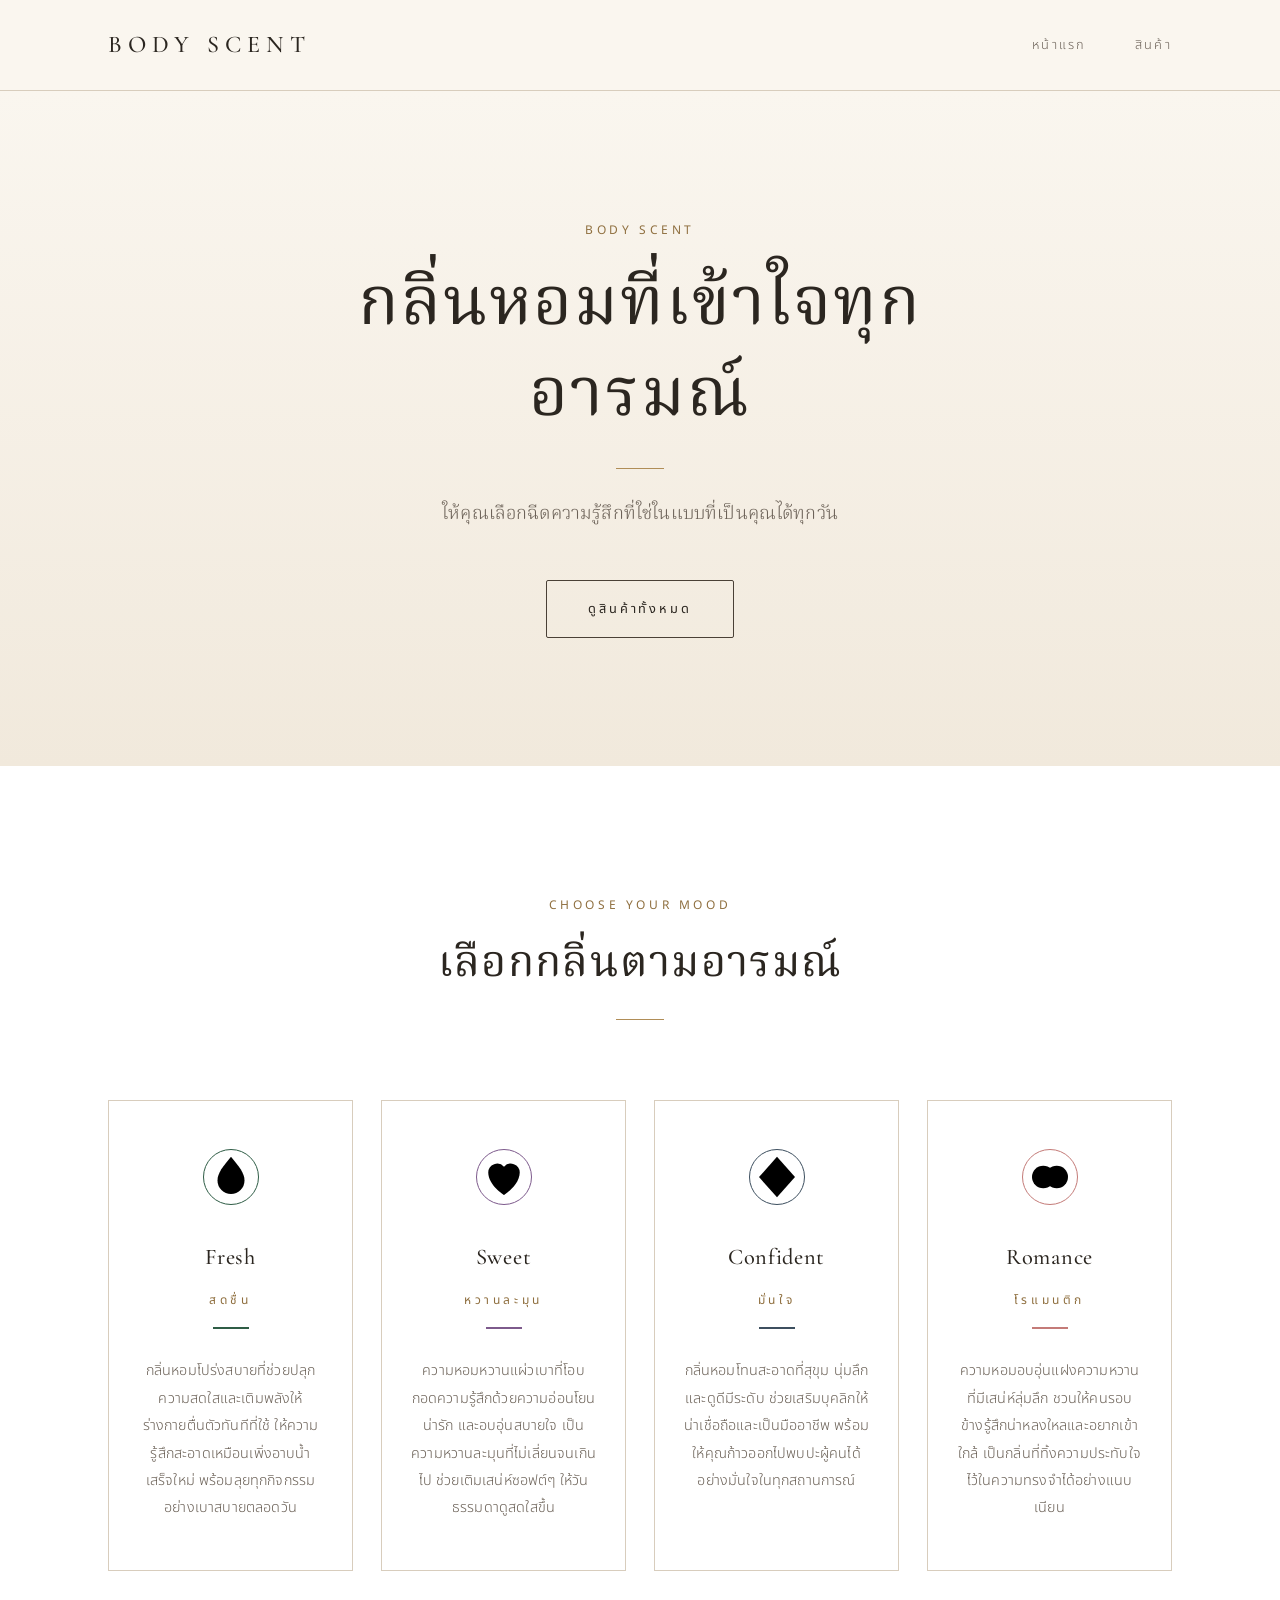
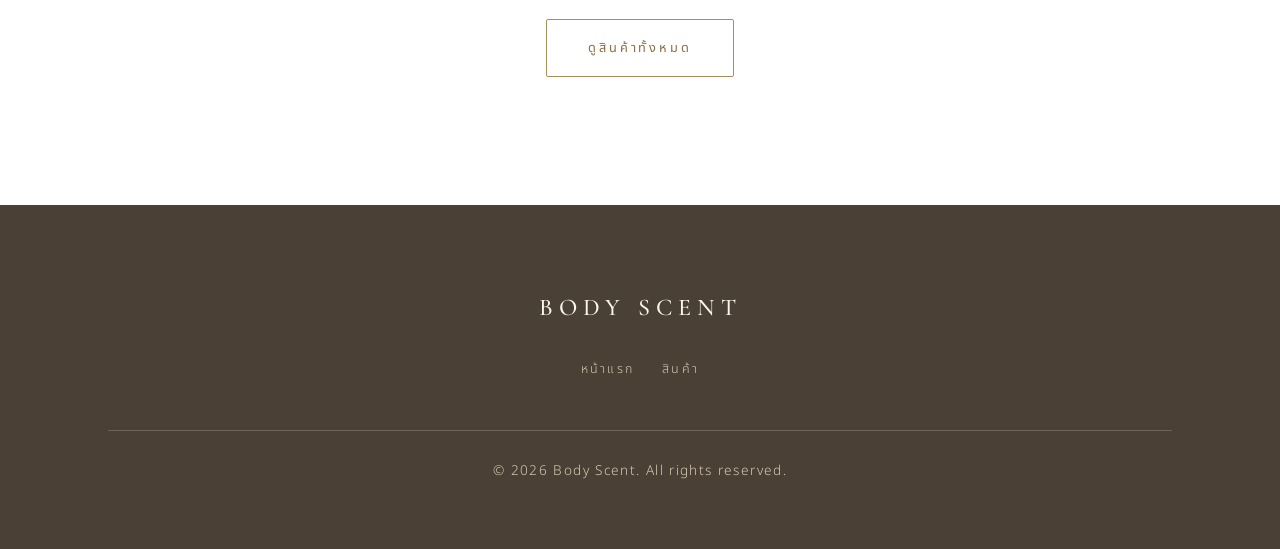
<file: index.html>
<!DOCTYPE html>
<html lang="th">
<head>
  <meta charset="UTF-8">
  <meta name="viewport" content="width=device-width, initial-scale=1">
  <title>Body Scent — กลิ่นหอมที่เข้าใจทุกอารมณ์</title>
  <meta name="description" content="Body Scent น้ำหอมฉีดตัวและโรลออน เลือกกลิ่นที่ใช่ตามอารมณ์ของคุณ ทั้ง Fresh, Sweet, Confident และ Romance">
  <link rel="stylesheet" href="style.css">
</head>
<body>

  <header class="site-header">
    <div class="site-header__inner">
      <a href="index.html" class="logo">Body Scent</a>
      <nav class="nav" aria-label="เมนูหลัก">
        <a href="index.html">หน้าแรก</a>
        <a href="product.html">สินค้า</a>
      </nav>
    </div>
  </header>

  <main>

    <!-- Hero -->
    <section class="hero hero--full">
      <div class="container">
        <div class="hero__inner">
          <span class="eyebrow">Body Scent</span>
          <h1>กลิ่นหอมที่เข้าใจทุกอารมณ์</h1>
          <hr class="divider">
          <p class="lead">ให้คุณเลือกฉีดความรู้สึกที่ใช่ในแบบที่เป็นคุณได้ทุกวัน</p>
          <a href="product.html" class="btn">ดูสินค้าทั้งหมด</a>
        </div>
      </div>
    </section>

    <!-- Mood -->
    <section class="section section--white" id="moods">
      <div class="container">
        <div class="section__head">
          <span class="eyebrow">Choose Your Mood</span>
          <h2>เลือกกลิ่นตามอารมณ์</h2>
          <hr class="divider">
        </div>

        <div class="mood-grid">

          <a class="mood-card" data-mood="fresh" href="product.html?mood=fresh">
            <span class="mood-icon" aria-hidden="true">
              <svg viewBox="0 0 24 24"><path d="M12 3c3.5 4.2 6 7.2 6 10.5a6 6 0 0 1-12 0C6 10.2 8.5 7.2 12 3z"/></svg>
            </span>
            <h3>Fresh</h3>
            <span class="eyebrow">สดชื่น</span>
            <span class="mood-underline"></span>
            <p>กลิ่นหอมโปร่งสบายที่ช่วยปลุกความสดใสและเติมพลังให้ร่างกายตื่นตัวทันทีที่ใช้ ให้ความรู้สึกสะอาดเหมือนเพิ่งอาบน้ำเสร็จใหม่ พร้อมลุยทุกกิจกรรมอย่างเบาสบายตลอดวัน</p>
          </a>

          <a class="mood-card" data-mood="sweet" href="product.html?mood=sweet">
            <span class="mood-icon" aria-hidden="true">
              <svg viewBox="0 0 24 24"><path d="M12 20s-7-4.4-7-10a4 4 0 0 1 7-2.6A4 4 0 0 1 19 10c0 5.6-7 10-7 10z"/></svg>
            </span>
            <h3>Sweet</h3>
            <span class="eyebrow">หวานละมุน</span>
            <span class="mood-underline"></span>
            <p>ความหอมหวานแผ่วเบาที่โอบกอดความรู้สึกด้วยความอ่อนโยน น่ารัก และอบอุ่นสบายใจ เป็นความหวานละมุนที่ไม่เลี่ยนจนเกินไป ช่วยเติมเสน่ห์ซอฟต์ๆ ให้วันธรรมดาดูสดใสขึ้น</p>
          </a>

          <a class="mood-card" data-mood="confident" href="product.html?mood=confident">
            <span class="mood-icon" aria-hidden="true">
              <svg viewBox="0 0 24 24"><path d="M12 3l8 9-8 9-8-9z"/></svg>
            </span>
            <h3>Confident</h3>
            <span class="eyebrow">มั่นใจ</span>
            <span class="mood-underline"></span>
            <p>กลิ่นหอมโทนสะอาดที่สุขุม นุ่มลึก และดูดีมีระดับ ช่วยเสริมบุคลิกให้น่าเชื่อถือและเป็นมืออาชีพ พร้อมให้คุณก้าวออกไปพบปะผู้คนได้อย่างมั่นใจในทุกสถานการณ์</p>
          </a>

          <a class="mood-card" data-mood="romance" href="product.html?mood=romance">
            <span class="mood-icon" aria-hidden="true">
              <svg viewBox="0 0 24 24"><circle cx="9" cy="12" r="5"/><circle cx="15" cy="12" r="5"/></svg>
            </span>
            <h3>Romance</h3>
            <span class="eyebrow">โรแมนติก</span>
            <span class="mood-underline"></span>
            <p>ความหอมอบอุ่นแฝงความหวานที่มีเสน่ห์ลุ่มลึก ชวนให้คนรอบข้างรู้สึกน่าหลงใหลและอยากเข้าใกล้ เป็นกลิ่นที่ทิ้งความประทับใจไว้ในความทรงจำได้อย่างแนบเนียน</p>
          </a>

        </div>

        <div class="text-center mt-lg">
          <a href="product.html" class="btn btn--accent">ดูสินค้าทั้งหมด</a>
        </div>
      </div>
    </section>

  </main>

  <footer class="site-footer">
    <div class="container">
      <div class="logo">Body Scent</div>
      <div class="site-footer__links">
        <a href="index.html">หน้าแรก</a>
        <a href="product.html">สินค้า</a>
      </div>
      <p class="site-footer__copy">&copy; 2026 Body Scent. All rights reserved.</p>
    </div>
  </footer>

  <script src="script.js"></script>
</body>
</html>
</file>
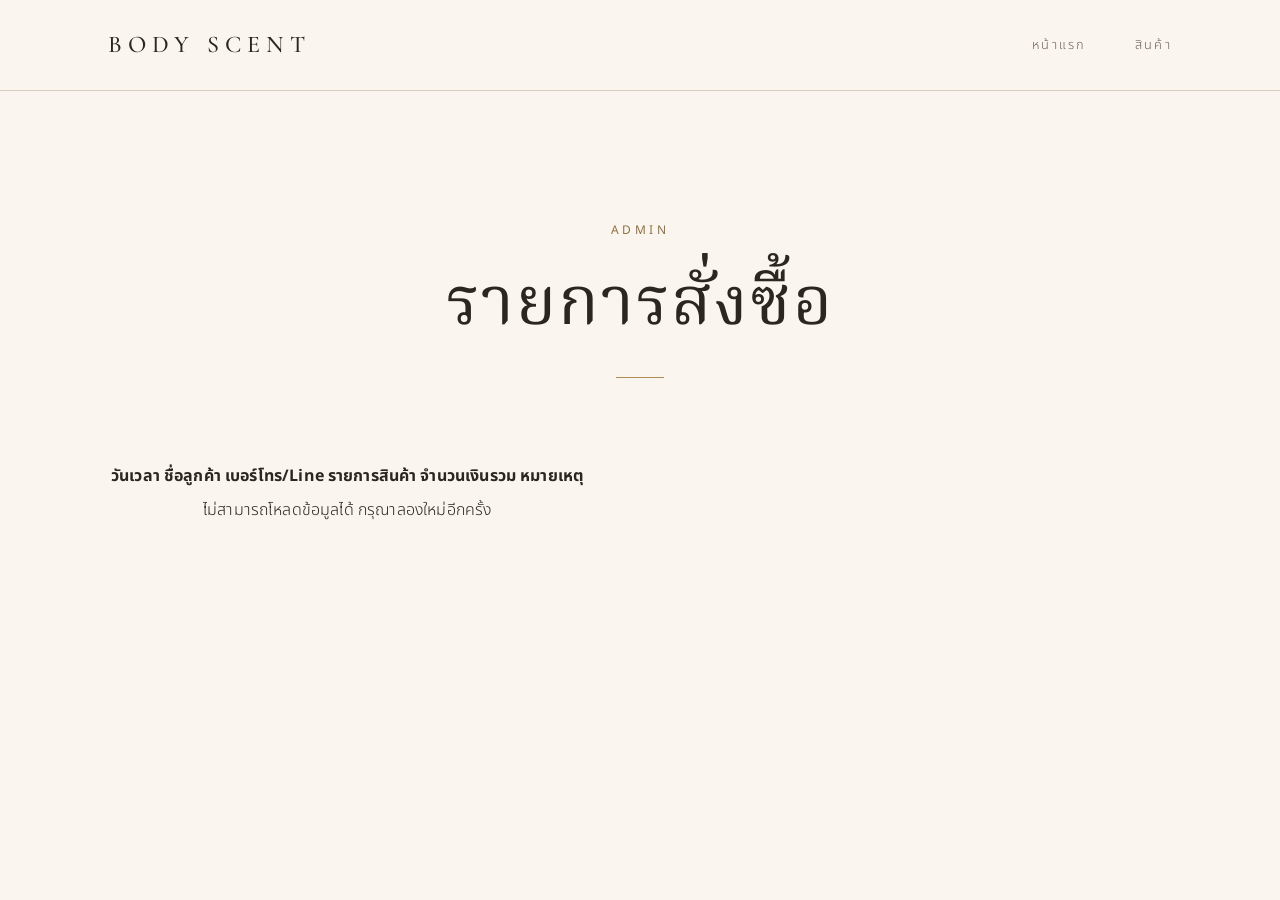
<file: admin.html>
<!DOCTYPE html>
<html lang="th">
<head>
  <meta charset="UTF-8">
  <meta name="viewport" content="width=device-width, initial-scale=1">
  <meta name="robots" content="noindex, nofollow">
  <title>รายการสั่งซื้อ — Body Scent</title>
  <link rel="stylesheet" href="style.css">
</head>
<body>

  <header class="site-header">
    <div class="site-header__inner">
      <a href="index.html" class="logo">Body Scent</a>
      <nav class="nav" aria-label="เมนูหลัก">
        <a href="index.html">หน้าแรก</a>
        <a href="product.html">สินค้า</a>
      </nav>
    </div>
  </header>

  <main>
    <section class="section">
      <div class="container">

        <div class="section__head">
          <span class="eyebrow">Admin</span>
          <h1>รายการสั่งซื้อ</h1>
          <hr class="divider">
        </div>

        <div class="table-wrap">
          <table id="ordersTable" class="table">
            <thead>
              <tr>
                <th>วันเวลา</th>
                <th>ชื่อลูกค้า</th>
                <th>เบอร์โทร/Line</th>
                <th>รายการสินค้า</th>
                <th>จำนวนเงินรวม</th>
                <th>หมายเหตุ</th>
              </tr>
            </thead>
            <tbody></tbody>
          </table>
        </div>

      </div>
    </section>
  </main>

  <script src="script.js"></script>
</body>
</html>
</file>
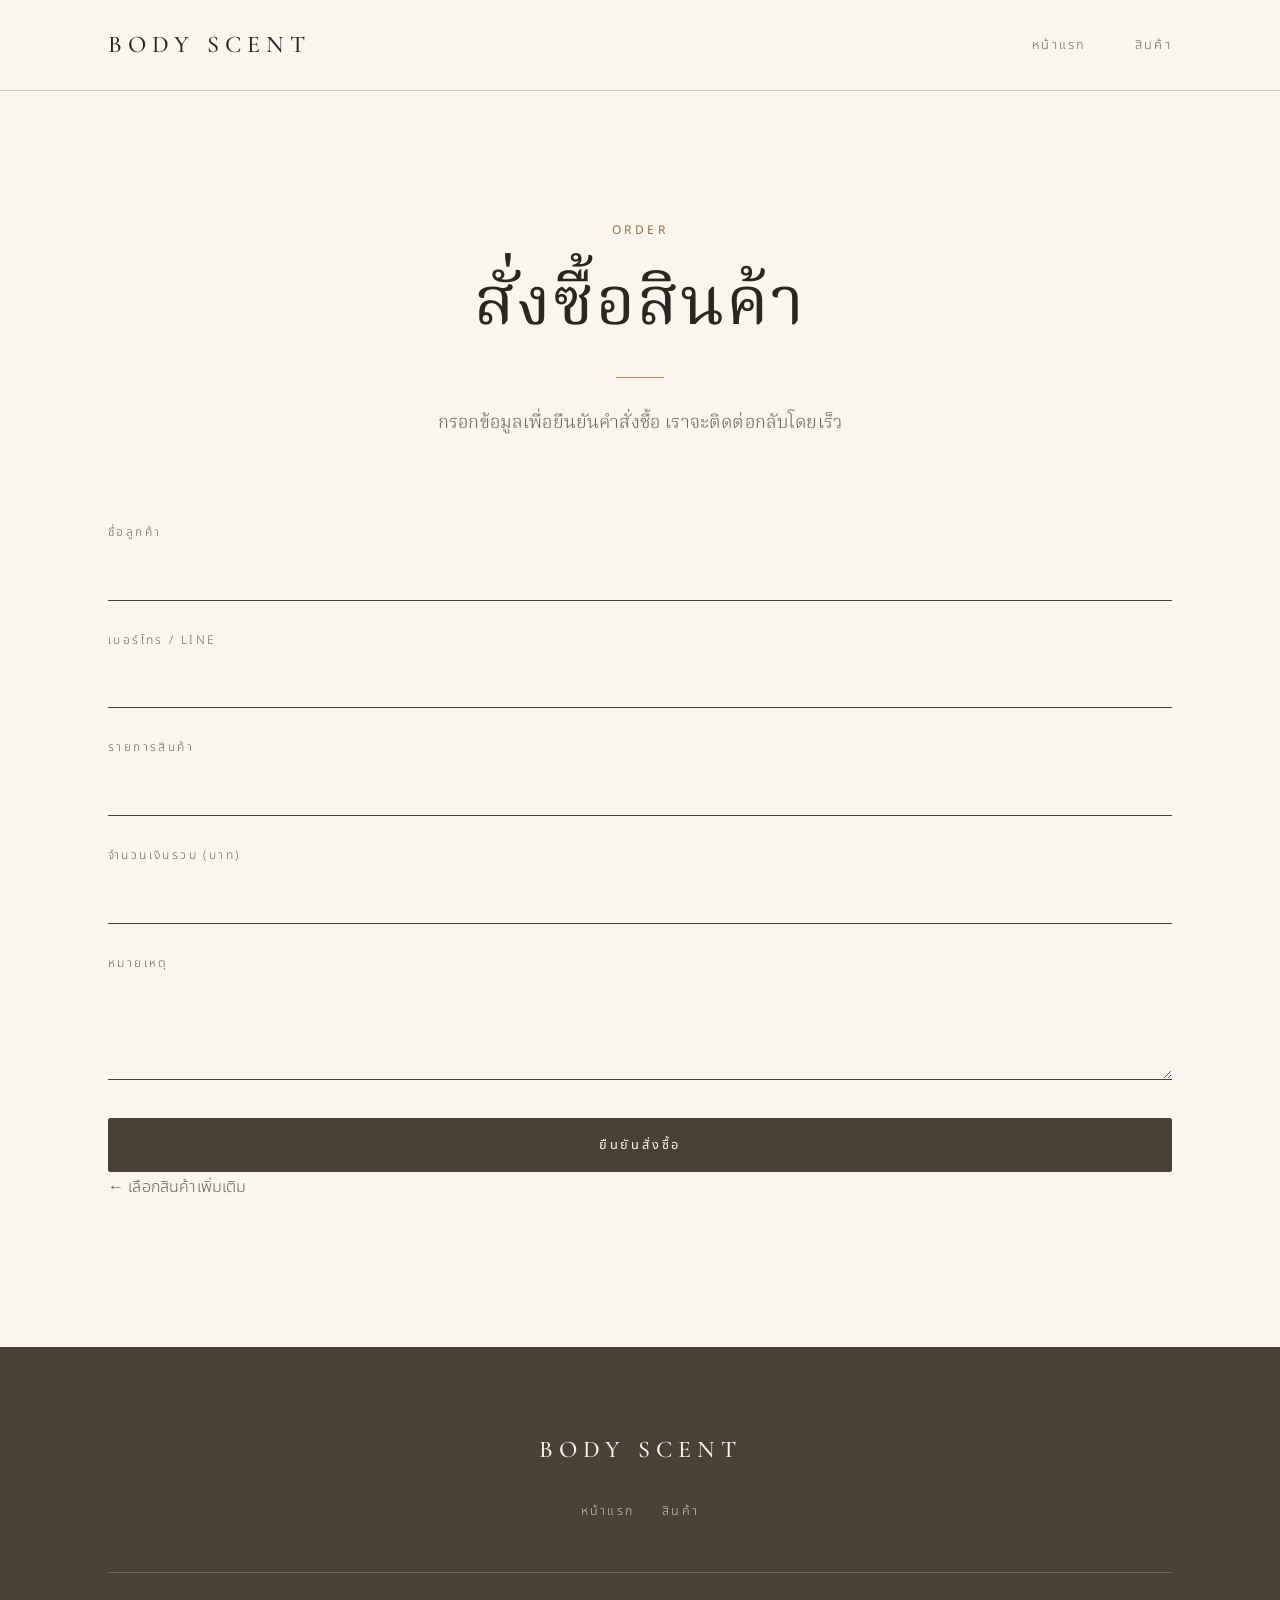
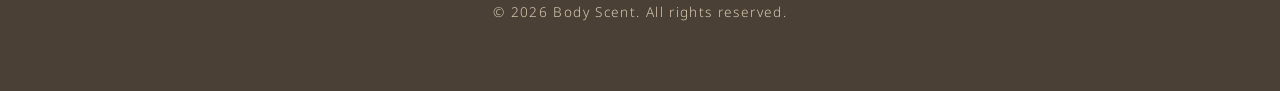
<file: order.html>
<!DOCTYPE html>
<html lang="th">
<head>
  <meta charset="UTF-8">
  <meta name="viewport" content="width=device-width, initial-scale=1">
  <title>สั่งซื้อ — Body Scent</title>
  <link rel="stylesheet" href="style.css">
</head>
<body>

  <header class="site-header">
    <div class="site-header__inner">
      <a href="index.html" class="logo">Body Scent</a>
      <nav class="nav" aria-label="เมนูหลัก">
        <a href="index.html">หน้าแรก</a>
        <a href="product.html">สินค้า</a>
      </nav>
    </div>
  </header>

  <main>
    <section class="section">
      <div class="container">

        <div class="section__head">
          <span class="eyebrow">Order</span>
          <h1>สั่งซื้อสินค้า</h1>
          <hr class="divider">
          <p class="lead">กรอกข้อมูลเพื่อยืนยันคำสั่งซื้อ เราจะติดต่อกลับโดยเร็ว</p>
        </div>

        <div class="order-box">
          <form id="orderForm">

            <div class="form-field">
              <label for="customerName">ชื่อลูกค้า</label>
              <input type="text" id="customerName" name="customerName" autocomplete="name" required>
            </div>

            <div class="form-field">
              <label for="contact">เบอร์โทร / Line</label>
              <input type="text" id="contact" name="contact" autocomplete="tel" required>
            </div>

            <div class="form-field">
              <label for="items">รายการสินค้า</label>
              <input type="text" id="items" name="items" required>
            </div>

            <div class="form-field">
              <label for="total">จำนวนเงินรวม (บาท)</label>
              <input type="text" id="total" name="total" inputmode="numeric" required>
            </div>

            <div class="form-field">
              <label for="note">หมายเหตุ</label>
              <textarea id="note" name="note" rows="3"></textarea>
            </div>

            <button type="submit" class="btn btn--solid btn--block">ยืนยันสั่งซื้อ</button>
          </form>

          <p class="order-back"><a href="product.html">← เลือกสินค้าเพิ่มเติม</a></p>
        </div>

      </div>
    </section>
  </main>

  <footer class="site-footer">
    <div class="container">
      <div class="logo">Body Scent</div>
      <div class="site-footer__links">
        <a href="index.html">หน้าแรก</a>
        <a href="product.html">สินค้า</a>
      </div>
      <p class="site-footer__copy">&copy; 2026 Body Scent. All rights reserved.</p>
    </div>
  </footer>

  <script src="script.js"></script>
</body>
</html>
</file>
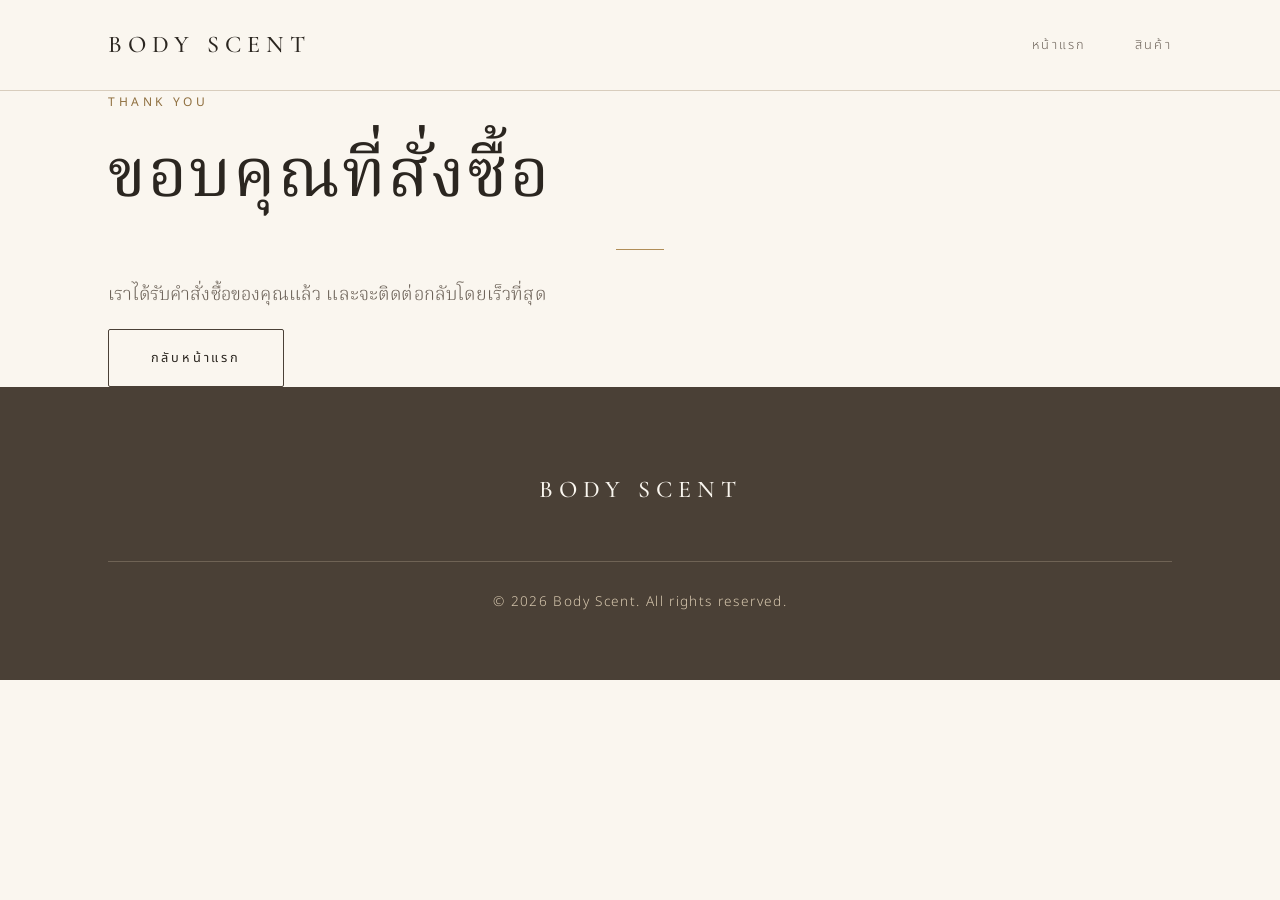
<file: thankyou.html>
<!DOCTYPE html>
<html lang="th">
<head>
  <meta charset="UTF-8">
  <meta name="viewport" content="width=device-width, initial-scale=1">
  <title>ขอบคุณ — Body Scent</title>
  <link rel="stylesheet" href="style.css">
</head>
<body>

  <header class="site-header">
    <div class="site-header__inner">
      <a href="index.html" class="logo">Body Scent</a>
      <nav class="nav" aria-label="เมนูหลัก">
        <a href="index.html">หน้าแรก</a>
        <a href="product.html">สินค้า</a>
      </nav>
    </div>
  </header>

  <main class="thanks">
    <div class="container">
      <div class="thanks__inner">
        <span class="eyebrow">Thank You</span>
        <h1>ขอบคุณที่สั่งซื้อ</h1>
        <hr class="divider">
        <p class="lead">เราได้รับคำสั่งซื้อของคุณแล้ว และจะติดต่อกลับโดยเร็วที่สุด</p>
        <a href="index.html" class="btn">กลับหน้าแรก</a>
      </div>
    </div>
  </main>

  <footer class="site-footer">
    <div class="container">
      <div class="logo">Body Scent</div>
      <p class="site-footer__copy">&copy; 2026 Body Scent. All rights reserved.</p>
    </div>
  </footer>

</body>
</html>
</file>
<file: style.css>
/* ==========================================================================
   Body Scent — Premium Minimal Theme
   โทน: ขาว-ครีม-เบจเข้ม | accent: ทอง/บรอนซ์อ่อน | เส้นบาง | เว้นระยะเยอะ
   ========================================================================== */

@import url("https://fonts.googleapis.com/css2?family=Cormorant+Garamond:wght@400;500;600&family=Noto+Sans+Thai:wght@300;400;500&family=Noto+Serif+Thai:wght@300;400;500&display=swap");

/* --------------------------------------------------------------------------
   1. Design tokens
   -------------------------------------------------------------------------- */
:root {
  /* พื้นหลัง */
  --color-white: #ffffff;
  --color-cream: #faf6ef;
  --color-cream-deep: #f1e9dc;
  --color-beige: #d9c9b0;
  --color-beige-dark: #8a7560;

  /* ตัวอักษร / เส้น */
  --color-ink: #2b2620;
  --color-ink-soft: #6b6157;
  --color-line: #d8cdbd;
  --color-line-dark: #4a4036;

  /* Accent ทอง/บรอนซ์อ่อน */
  --color-accent: #b08d57;
  --color-accent-dark: #8f6f3f;
  --color-accent-soft: #e6d6b8;

  /* สีประจำ mood (ใช้แตะเล็กๆ เท่านั้น) */
  --mood-fresh: #2f5d46;
  --mood-sweet: #7d5a8c;
  --mood-confident: #3d4f5f;
  --mood-romance: #c47b78;

  /* Typography */
  --font-serif: "Cormorant Garamond", "Noto Serif Thai", Georgia, "Times New Roman", serif;
  --font-serif-th: "Noto Serif Thai", "Cormorant Garamond", Georgia, serif;
  --font-sans: "Noto Sans Thai", "Helvetica Neue", Arial, sans-serif;

  /* Spacing (โปร่ง) */
  --space-xs: 0.5rem;
  --space-sm: 1rem;
  --space-md: 1.75rem;
  --space-lg: 3rem;
  --space-xl: 5rem;
  --space-2xl: 8rem;

  --container: 1120px;
  --radius: 2px;
  --line: 1px solid var(--color-line);
  --transition: 0.35s ease;
}

/* --------------------------------------------------------------------------
   2. Reset & base
   -------------------------------------------------------------------------- */
*,
*::before,
*::after {
  box-sizing: border-box;
}

html {
  scroll-behavior: smooth;
  -webkit-text-size-adjust: 100%;
}

body {
  margin: 0;
  background: var(--color-cream);
  color: var(--color-ink);
  font-family: var(--font-sans);
  font-weight: 300;
  font-size: 1rem;
  line-height: 1.9;
  letter-spacing: 0.01em;
  -webkit-font-smoothing: antialiased;
}

img {
  display: block;
  max-width: 100%;
  height: auto;
}

a {
  color: inherit;
  text-decoration: none;
  transition: color var(--transition);
}

a:hover {
  color: var(--color-accent-dark);
}

ul {
  margin: 0;
  padding: 0;
  list-style: none;
}

:focus-visible {
  outline: 1px solid var(--color-accent);
  outline-offset: 4px;
}

::selection {
  background: var(--color-accent-soft);
  color: var(--color-ink);
}

/* --------------------------------------------------------------------------
   3. Typography
   -------------------------------------------------------------------------- */
h1,
h2,
h3,
h4 {
  margin: 0 0 var(--space-sm);
  font-family: var(--font-serif);
  font-weight: 500;
  line-height: 1.35;
  letter-spacing: 0.03em;
  color: var(--color-ink);
}

h1 { font-size: clamp(2.4rem, 6vw, 4.2rem); font-weight: 400; }
h2 { font-size: clamp(1.8rem, 4vw, 2.7rem); font-weight: 400; }
h3 { font-size: 1.4rem; }
h4 { font-size: 1.1rem; }

p {
  margin: 0 0 var(--space-sm);
  color: var(--color-ink-soft);
}

/* ข้อความเล็กตัวพิมพ์ใหญ่ เช่น "OUR COLLECTION" */
.eyebrow {
  display: block;
  margin-bottom: var(--space-sm);
  font-family: var(--font-sans);
  font-size: 0.75rem;
  font-weight: 400;
  letter-spacing: 0.3em;
  text-transform: uppercase;
  color: var(--color-accent-dark);
}

.lead {
  font-family: var(--font-serif-th);
  font-size: 1.15rem;
  font-weight: 300;
  color: var(--color-ink-soft);
}

/* เส้นคั่นสั้นสีทอง */
.divider {
  width: 48px;
  height: 1px;
  margin: var(--space-md) auto;
  border: 0;
  background: var(--color-accent);
}

/* --------------------------------------------------------------------------
   4. Layout
   -------------------------------------------------------------------------- */
.container {
  width: 100%;
  max-width: var(--container);
  margin: 0 auto;
  padding: 0 var(--space-md);
}

.section {
  padding: var(--space-2xl) 0;
}

.section--white { background: var(--color-white); }
.section--deep  { background: var(--color-cream-deep); }

.section__head {
  max-width: 620px;
  margin: 0 auto var(--space-xl);
  text-align: center;
}

.text-center { text-align: center; }

/* --------------------------------------------------------------------------
   5. Header / Nav
   -------------------------------------------------------------------------- */
.site-header {
  position: sticky;
  top: 0;
  z-index: 100;
  background: rgba(250, 246, 239, 0.92);
  backdrop-filter: blur(8px);
  border-bottom: var(--line);
}

.site-header__inner {
  display: flex;
  align-items: center;
  justify-content: space-between;
  padding: 1.4rem var(--space-md);
  max-width: var(--container);
  margin: 0 auto;
}

.logo {
  font-family: var(--font-serif);
  font-size: 1.5rem;
  font-weight: 500;
  letter-spacing: 0.25em;
  text-transform: uppercase;
}

.nav {
  display: flex;
  gap: var(--space-lg);
}

.nav a {
  position: relative;
  font-size: 0.8rem;
  letter-spacing: 0.18em;
  text-transform: uppercase;
  color: var(--color-ink-soft);
}

.nav a::after {
  content: "";
  position: absolute;
  left: 0;
  bottom: -6px;
  width: 0;
  height: 1px;
  background: var(--color-accent);
  transition: width var(--transition);
}

.nav a:hover::after { width: 100%; }

/* --------------------------------------------------------------------------
   6. Buttons (เส้นบาง สีเข้มนุ่มตา)
   -------------------------------------------------------------------------- */
.btn {
  display: inline-block;
  padding: 1rem 2.6rem;
  background: transparent;
  border: 1px solid var(--color-line-dark);
  border-radius: var(--radius);
  color: var(--color-ink);
  font-family: var(--font-sans);
  font-size: 0.8rem;
  font-weight: 400;
  letter-spacing: 0.22em;
  text-transform: uppercase;
  text-align: center;
  cursor: pointer;
  transition: background var(--transition), color var(--transition), border-color var(--transition);
}

.btn:hover {
  background: var(--color-line-dark);
  border-color: var(--color-line-dark);
  color: var(--color-cream);
}

.btn--accent {
  border-color: var(--color-accent);
  color: var(--color-accent-dark);
}

.btn--accent:hover {
  background: var(--color-accent);
  border-color: var(--color-accent);
  color: var(--color-white);
}

.btn--solid {
  background: var(--color-line-dark);
  color: var(--color-cream);
}

.btn--solid:hover {
  background: var(--color-accent-dark);
  border-color: var(--color-accent-dark);
}

.btn--block { display: block; width: 100%; }

/* --------------------------------------------------------------------------
   7. Hero
   -------------------------------------------------------------------------- */
.hero {
  padding: var(--space-2xl) 0;
  text-align: center;
  background:
    linear-gradient(180deg, var(--color-cream) 0%, var(--color-cream-deep) 100%);
}

.hero__inner {
  max-width: 720px;
  margin: 0 auto;
}

.hero h1 { margin-bottom: var(--space-md); }
.hero .lead { margin-bottom: var(--space-lg); }

/* --------------------------------------------------------------------------
   8. Mood — แตะสีเป็นจุดเล็กๆ เท่านั้น
   ใส่ data-mood="fresh|sweet|confident|romance" บน element ใดก็ได้
   แล้วใช้ตัวแปร --mood ได้ทันที
   -------------------------------------------------------------------------- */
[data-mood="fresh"]     { --mood: var(--mood-fresh); }
[data-mood="sweet"]     { --mood: var(--mood-sweet); }
[data-mood="confident"] { --mood: var(--mood-confident); }
[data-mood="romance"]   { --mood: var(--mood-romance); }

/* จุดสีเล็กๆ */
.mood-dot {
  display: inline-block;
  width: 8px;
  height: 8px;
  border-radius: 50%;
  background: var(--mood, var(--color-accent));
  vertical-align: middle;
}

/* ป้าย mood: จุดสี + ข้อความ */
.mood-tag {
  display: inline-flex;
  align-items: center;
  gap: 0.6rem;
  font-size: 0.72rem;
  letter-spacing: 0.25em;
  text-transform: uppercase;
  color: var(--color-ink-soft);
}

.mood-tag::before {
  content: "";
  width: 8px;
  height: 8px;
  border-radius: 50%;
  background: var(--mood, var(--color-accent));
}

/* เส้นสีใต้หัวข้อ mood */
.mood-underline {
  display: block;
  width: 36px;
  height: 2px;
  margin: var(--space-sm) 0 var(--space-md);
  background: var(--mood, var(--color-accent));
}

.text-center .mood-underline,
.mood-underline--center { margin-left: auto; margin-right: auto; }

/* ไอคอนวงกลมเส้นบาง มีสี mood แค่เส้น/จุดกลาง */
.mood-icon {
  display: inline-flex;
  align-items: center;
  justify-content: center;
  width: 56px;
  height: 56px;
  border: 1px solid var(--mood, var(--color-accent));
  border-radius: 50%;
  color: var(--mood, var(--color-accent));
}

/* --------------------------------------------------------------------------
   9. Filter (เลือก mood / ประเภท)
   -------------------------------------------------------------------------- */
.filters {
  display: flex;
  flex-wrap: wrap;
  justify-content: center;
  gap: var(--space-md);
  margin-bottom: var(--space-xl);
}

.filter-btn {
  display: inline-flex;
  align-items: center;
  gap: 0.6rem;
  padding: 0.4rem 0;
  background: none;
  border: 0;
  border-bottom: 1px solid transparent;
  font-family: var(--font-sans);
  font-size: 0.8rem;
  letter-spacing: 0.2em;
  text-transform: uppercase;
  color: var(--color-ink-soft);
  cursor: pointer;
  transition: color var(--transition), border-color var(--transition);
}

.filter-btn:hover { color: var(--color-ink); }

.filter-btn.is-active {
  color: var(--color-ink);
  border-bottom-color: var(--color-accent);
}

/* --------------------------------------------------------------------------
   10. Product grid & card
   -------------------------------------------------------------------------- */
.product-grid {
  display: grid;
  grid-template-columns: repeat(auto-fill, minmax(240px, 1fr));
  gap: var(--space-lg) var(--space-md);
}

.product-card {
  display: flex;
  flex-direction: column;
  background: var(--color-white);
  border: var(--line);
  transition: border-color var(--transition), transform var(--transition);
}

.product-card:hover {
  border-color: var(--color-accent);
  transform: translateY(-4px);
}

.product-card__media {
  aspect-ratio: 4 / 5;
  overflow: hidden;
  background: var(--color-cream-deep);
}

.product-card__media img {
  width: 100%;
  height: 100%;
  object-fit: cover;
  transition: transform 0.8s ease;
}

.product-card:hover .product-card__media img { transform: scale(1.04); }

.product-card__body {
  display: flex;
  flex: 1;
  flex-direction: column;
  padding: var(--space-md);
}

.product-card__title {
  margin: var(--space-xs) 0 0.2rem;
  font-family: var(--font-serif-th);
  font-size: 1.1rem;
  font-weight: 400;
  letter-spacing: 0.02em;
}

.product-card__meta {
  font-size: 0.78rem;
  letter-spacing: 0.15em;
  text-transform: uppercase;
  color: var(--color-beige-dark);
}

.product-card__desc {
  flex: 1;
  margin: var(--space-sm) 0;
  font-size: 0.9rem;
  line-height: 1.8;
}

.product-card__footer {
  display: flex;
  align-items: center;
  justify-content: space-between;
  padding-top: var(--space-sm);
  border-top: var(--line);
}

.price {
  font-family: var(--font-serif);
  font-size: 1.5rem;
  font-weight: 500;
  color: var(--color-ink);
}

.price small {
  margin-left: 0.2rem;
  font-family: var(--font-sans);
  font-size: 0.75rem;
  font-weight: 300;
  color: var(--color-ink-soft);
}

/* --------------------------------------------------------------------------
   11. Mood feature (บล็อกแนะนำแต่ละ mood)
   -------------------------------------------------------------------------- */
.mood-grid {
  display: grid;
  grid-template-columns: repeat(4, 1fr);
  gap: var(--space-lg) var(--space-md);
}

.mood-card {
  padding: var(--space-lg) var(--space-md);
  text-align: center;
  background: var(--color-white);
  border: var(--line);
  transition: border-color var(--transition);
}

.mood-card:hover { border-color: var(--mood, var(--color-accent)); }

.mood-card h3 { margin-top: var(--space-md); }
.mood-card .mood-underline { margin-left: auto; margin-right: auto; }
.mood-card p { font-size: 0.9rem; margin-bottom: 0; }

/* --------------------------------------------------------------------------
   12. Features / Trust
   -------------------------------------------------------------------------- */
.features {
  display: grid;
  grid-template-columns: repeat(3, 1fr);
  gap: var(--space-lg);
  text-align: center;
}

.feature h4 {
  font-family: var(--font-serif-th);
  letter-spacing: 0.04em;
}

.feature p { font-size: 0.9rem; }

/* --------------------------------------------------------------------------
   13. Form (สั่งซื้อ / ติดต่อ)
   -------------------------------------------------------------------------- */
.form-field { margin-bottom: var(--space-md); }

.form-field label {
  display: block;
  margin-bottom: 0.4rem;
  font-size: 0.75rem;
  letter-spacing: 0.2em;
  text-transform: uppercase;
  color: var(--color-ink-soft);
}

.form-field input,
.form-field select,
.form-field textarea {
  width: 100%;
  padding: 0.8rem 0;
  background: transparent;
  border: 0;
  border-bottom: 1px solid var(--color-line-dark);
  border-radius: 0;
  font-family: var(--font-sans);
  font-size: 1rem;
  font-weight: 300;
  color: var(--color-ink);
  transition: border-color var(--transition);
}

.form-field input:focus,
.form-field select:focus,
.form-field textarea:focus {
  outline: none;
  border-bottom-color: var(--color-accent);
}

/* --------------------------------------------------------------------------
   14. Footer
   -------------------------------------------------------------------------- */
.site-footer {
  padding: var(--space-xl) 0 var(--space-lg);
  background: var(--color-line-dark);
  color: var(--color-beige);
  text-align: center;
}

.site-footer .logo { color: var(--color-cream); }
.site-footer p { color: var(--color-beige); font-size: 0.85rem; }
.site-footer a:hover { color: var(--color-accent-soft); }

.site-footer__links {
  display: flex;
  justify-content: center;
  flex-wrap: wrap;
  gap: var(--space-md);
  margin: var(--space-md) 0;
  font-size: 0.78rem;
  letter-spacing: 0.18em;
  text-transform: uppercase;
}

.site-footer__copy {
  margin-top: var(--space-lg);
  padding-top: var(--space-md);
  border-top: 1px solid rgba(217, 201, 176, 0.25);
  font-size: 0.75rem;
  letter-spacing: 0.1em;
}

/* --------------------------------------------------------------------------
   15. Utilities
   -------------------------------------------------------------------------- */
.mt-0 { margin-top: 0; }
.mt-md { margin-top: var(--space-md); }
.mt-lg { margin-top: var(--space-lg); }
.mb-lg { margin-bottom: var(--space-lg); }
.hidden { display: none !important; }

.visually-hidden {
  position: absolute;
  width: 1px;
  height: 1px;
  margin: -1px;
  padding: 0;
  overflow: hidden;
  clip: rect(0, 0, 0, 0);
  border: 0;
}

/* --------------------------------------------------------------------------
   16. Responsive
   -------------------------------------------------------------------------- */
@media (max-width: 960px) {
  .mood-grid { grid-template-columns: repeat(2, 1fr); }
  .features  { grid-template-columns: 1fr; gap: var(--space-xl); }
  .section   { padding: var(--space-xl) 0; }
  .hero      { padding: var(--space-xl) 0; }
}

@media (max-width: 640px) {
  body { font-size: 0.95rem; }

  .container { padding: 0 var(--space-sm); }

  .site-header__inner {
    flex-direction: column;
    gap: var(--space-sm);
    padding: 1.1rem var(--space-sm);
  }

  .nav { gap: var(--space-md); }

  .section { padding: var(--space-xl) 0; }
  .section__head { margin-bottom: var(--space-lg); }

  .mood-grid { grid-template-columns: 1fr; }

  .product-grid {
    grid-template-columns: repeat(2, 1fr);
    gap: var(--space-md) var(--space-sm);
  }

  .product-card__body { padding: var(--space-sm); }
  .product-card__title { font-size: 1rem; }
  .product-card__desc { display: none; }
  .price { font-size: 1.25rem; }

  .btn { padding: 0.9rem 1.8rem; }

  .filters { gap: var(--space-sm) var(--space-md); }
}

@media (max-width: 380px) {
  .product-grid { grid-template-columns: 1fr; }
}

@media (prefers-reduced-motion: reduce) {
  * {
    transition: none !important;
    scroll-behavior: auto !important;
  }
}
</file>
